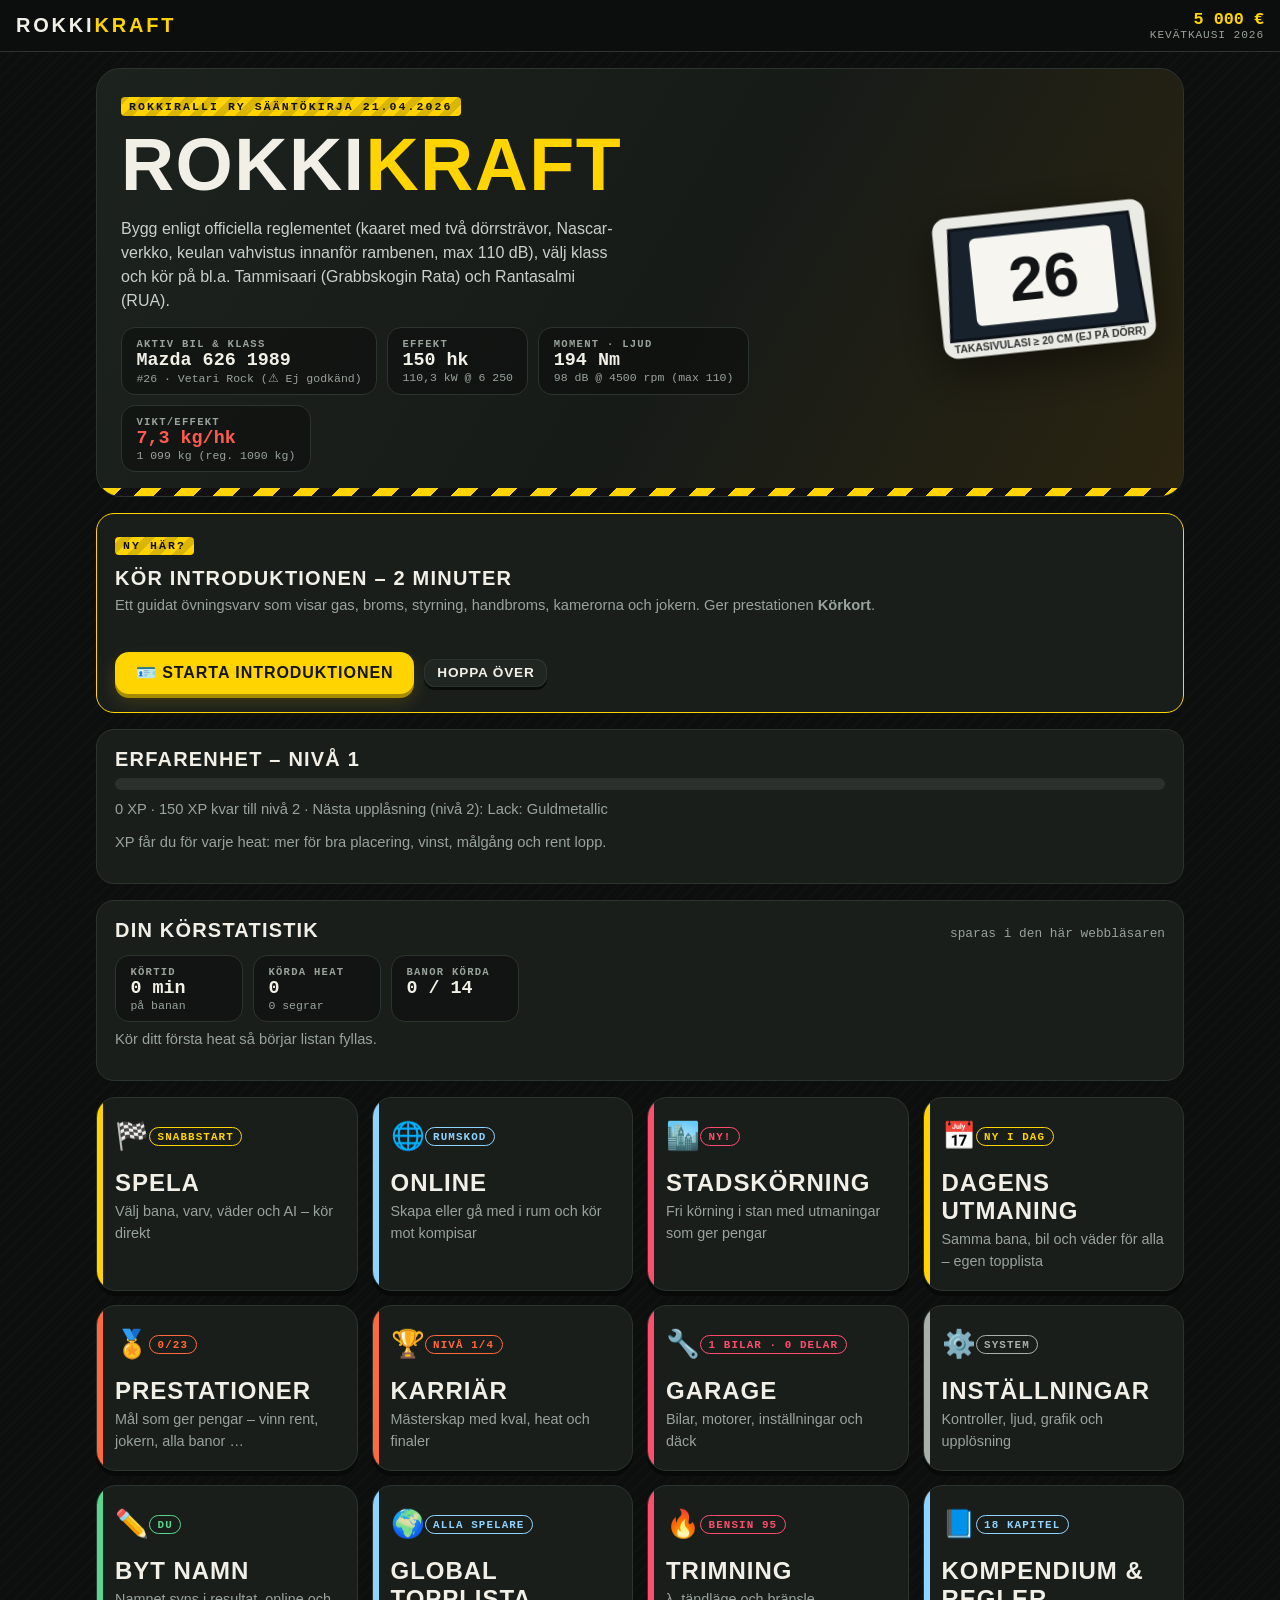
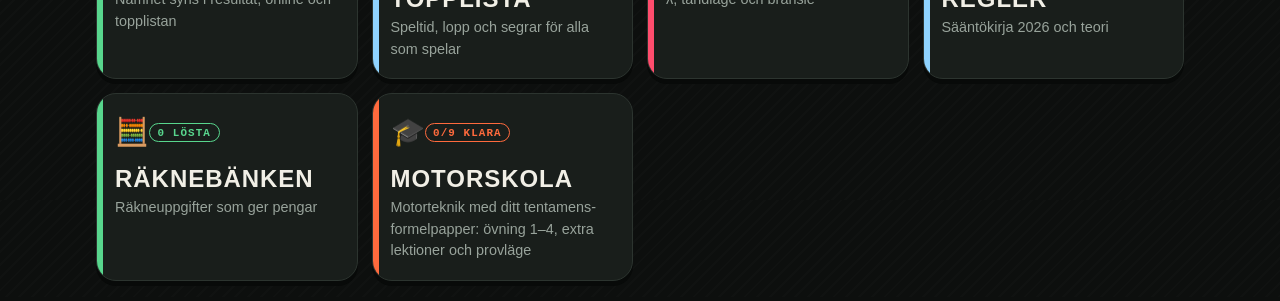
<file: index.html>
<!DOCTYPE html>
<html lang="sv">
<head>
  <meta charset="UTF-8">
  <meta name="viewport" content="width=device-width, initial-scale=1.0, viewport-fit=cover">
  <meta name="theme-color" content="#0d0f0e">
  <meta name="apple-mobile-web-app-capable" content="yes">
  <meta name="apple-mobile-web-app-status-bar-style" content="black-translucent">
  <title>Rokkikraft</title>
  <link rel="manifest" href="manifest.webmanifest">
  <link rel="icon" href="assets/icon.svg" type="image/svg+xml">
  <link rel="apple-touch-icon" href="assets/icon-180.png">
  <link rel="stylesheet" href="css/style.css">
</head>
<body>
  <div id="app"></div>
  <noscript>Rokkikraft behöver JavaScript.</noscript>
  <script src="js/vendor/three.min.js"></script>
  <script type="module" src="js/main.js"></script>
</body>
</html>
</file>
<file: css/style.css>
:root {
  --bg: #0d0f0e; --bg2: #141816; --panel: #191e1b; --panel2: #202622; --line: #2c342f; --ink: #f1efe6; --dim: #98a39b;
  --hi: #ffd400; --hot: #ff6a3d; --ok: #58d68d; --bad: #ff5a4f; --ice: #8fd3ff;
  --r: 18px; --mono: ui-monospace, "SF Mono", Menlo, Consolas, monospace;
  --cond: "Avenir Next Condensed", "Roboto Condensed", "Arial Narrow", "Helvetica Neue", Arial, sans-serif;
}
* { box-sizing: border-box; -webkit-tap-highlight-color: transparent; }
html, body { margin: 0; height: 100%; }
body { background: var(--bg); color: var(--ink); font: 16px/1.5 -apple-system, "Segoe UI", Roboto, "Helvetica Neue", Arial, sans-serif;
  background-image: repeating-linear-gradient(135deg, rgba(255,255,255,.012) 0 2px, transparent 2px 9px); }
#app { min-height: 100%; padding-bottom: env(safe-area-inset-bottom); }
h1, h2 { font-family: var(--cond); font-weight: 800; letter-spacing: .01em; margin: 0 0 .4em; line-height: 1.1; }
h1 { font-size: clamp(1.8rem, 5vw, 2.6rem); text-transform: uppercase; } h2 { font-size: 1.25rem; text-transform: uppercase; letter-spacing: .06em; }
p { margin: .4em 0 .8em; } a { color: var(--hi); cursor: pointer; text-decoration: underline; }
.dim { color: var(--dim); font-size: .92rem; } small { color: var(--dim); }
.kick { display: inline-block; font: 700 .72rem var(--mono); letter-spacing: .18em; color: #111; background: var(--hi); padding: .25em .7em; border-radius: 4px; margin-bottom: .8em;
  background-image: repeating-linear-gradient(-45deg, transparent 0 8px, rgba(0,0,0,.14) 8px 16px); }

/* topbar */
.topbar { position: sticky; top: 0; z-index: 20; display: flex; align-items: center; gap: 12px; padding: 10px 16px; padding-top: calc(10px + env(safe-area-inset-top));
  background: rgba(13,15,14,.92); backdrop-filter: blur(10px); border-bottom: 1px solid var(--line); }
.brand { font: 900 1.25rem var(--cond); letter-spacing: .14em; } .brand b { color: var(--hi); }
.back { background: var(--panel2); color: var(--ink); border: 1px solid var(--line); border-radius: 999px; padding: .45em 1em; font: 600 .9rem inherit; cursor: pointer; }
.top-title { flex: 1; font: 700 .8rem var(--mono); letter-spacing: .16em; text-transform: uppercase; color: var(--dim); }
.wallet { display: flex; flex-direction: column; align-items: flex-end; line-height: 1.15; } .wallet b { font: 700 1.05rem var(--mono); color: var(--hi); } .wallet i { font: normal .7rem var(--mono); color: var(--dim); letter-spacing: .08em; text-transform: uppercase; }

.view { max-width: 1120px; margin: 0 auto; padding: 16px; display: flex; flex-direction: column; gap: 16px; }
.panel { background: var(--panel); border: 1px solid var(--line); border-radius: var(--r); padding: 18px; position: relative; }
.row { display: flex; align-items: center; gap: 10px; flex-wrap: wrap; margin-top: 12px; } .row.wrap { margin-top: 4px; }
.lbl { font: 600 .78rem var(--mono); letter-spacing: .1em; text-transform: uppercase; color: var(--dim); margin-left: 6px; }

/* knappar: mjuka, lite tryckbara */
.btn { appearance: none; border: 0; cursor: pointer; font: 800 1rem var(--cond); letter-spacing: .06em; text-transform: uppercase; color: #141414; background: var(--hi);
  padding: .7em 1.3em; border-radius: 14px; box-shadow: 0 4px 0 #a88a00, 0 8px 18px rgba(255,212,0,.16); transition: transform .08s, box-shadow .08s, filter .15s; }
.btn:hover { filter: brightness(1.07); } .btn:active { transform: translateY(3px); box-shadow: 0 1px 0 #a88a00; }
.btn.small { font-size: .85rem; padding: .5em .95em; border-radius: 11px; box-shadow: 0 3px 0 #a88a00; }
.btn.ghost { background: var(--panel2); color: var(--ink); box-shadow: 0 3px 0 #0a0c0b, inset 0 0 0 1px var(--line); }
.btn.ghost:active { box-shadow: 0 0 0 #0a0c0b, inset 0 0 0 1px var(--line); } .btn.danger { color: var(--bad); }
.btn:disabled { opacity: .38; cursor: not-allowed; transform: none; }
.chip { appearance: none; cursor: pointer; background: var(--panel2); color: var(--ink); border: 1px solid var(--line); border-radius: 12px; padding: .5em .8em; font: 600 .9rem inherit; display: flex; flex-direction: column; align-items: flex-start; line-height: 1.2; transition: border-color .15s, background .15s; }
.chip small { font: .7rem var(--mono); } .chip.s { flex-direction: row; padding: .4em .9em; border-radius: 999px; }
.chip.on { border-color: var(--hi); background: rgba(255,212,0,.12); color: var(--hi); } .chip.on small { color: var(--hi); opacity: .8; }
.chips { display: grid; grid-template-columns: repeat(auto-fill, minmax(150px, 1fr)); gap: 8px; }
input[type=range] { accent-color: var(--hi); width: 100%; max-width: 220px; height: 28px; }
input.num, input.txt, .asks input { background: var(--bg2); border: 1px solid var(--line); color: var(--ink); border-radius: 10px; padding: .5em .7em; font: 600 1rem var(--mono); width: 110px; }
input.txt { width: 200px; }
.lock { font: 700 .7rem var(--mono); letter-spacing: .1em; color: var(--dim); border: 1px dashed var(--line); border-radius: 8px; padding: .4em .6em; }
.warnbox, .okbox { border-radius: 12px; padding: .7em 1em; font-size: .92rem; } .warnbox { background: rgba(255,90,79,.12); border: 1px solid rgba(255,90,79,.4); color: #ffb3ad; } .okbox { background: rgba(88,214,141,.1); border: 1px solid rgba(88,214,141,.35); color: #b6efcd; }
.toast { position: fixed; left: 50%; bottom: calc(22px + env(safe-area-inset-bottom)); transform: translateX(-50%); background: var(--hi); color: #111; font: 800 .95rem var(--cond); letter-spacing: .05em; padding: .7em 1.3em; border-radius: 999px; z-index: 50; box-shadow: 0 10px 30px rgba(0,0,0,.5); animation: pop .25s ease-out; }
@keyframes pop { from { transform: translate(-50%, 16px); opacity: 0; } }

/* meny */
.hero { display: grid; grid-template-columns: 1fr auto; gap: 18px; align-items: center; background: linear-gradient(120deg, #1c221e 0%, #171b18 55%, #2a2410 100%); border: 1px solid var(--line); border-radius: 24px; padding: 24px; overflow: hidden; position: relative; }
.hero::after { content: ""; position: absolute; left: 0; right: 0; bottom: 0; height: 8px; background: repeating-linear-gradient(-45deg, var(--hi) 0 14px, #111 14px 28px); }
.hero h1 { font-size: clamp(2.6rem, 9vw, 4.6rem); letter-spacing: .02em; margin-bottom: .15em; } .hero h1 em { font-style: normal; color: var(--hi); }
.hero p { max-width: 56ch; color: #c9d0ca; }
.plate { width: clamp(120px, 22vw, 230px); transform: rotate(-6deg); filter: drop-shadow(0 14px 24px rgba(0,0,0,.5)); }
.pills { display: flex; flex-wrap: wrap; gap: 10px; margin-top: 14px; }
.pills > div, .tiles > div { background: rgba(0,0,0,.32); border: 1px solid var(--line); border-radius: 14px; padding: .6em .9em; display: flex; flex-direction: column; min-width: 128px; }
.pills span, .tiles span { font: 600 .66rem var(--mono); letter-spacing: .12em; text-transform: uppercase; color: var(--dim); } .pills b, .tiles b { font: 700 1.15rem var(--mono); } .pills small, .tiles small { font: .72rem var(--mono); }
.pills .good b, .good { color: var(--ok); } .pills .bad b, .tiles .bad b, td.bad, .bad { color: var(--bad); }
.tiles { display: grid; grid-template-columns: repeat(auto-fill, minmax(140px, 1fr)); gap: 10px; margin: 10px 0; }
.mgrid { display: grid; grid-template-columns: repeat(auto-fill, minmax(250px, 1fr)); gap: 14px; }
.mcard { appearance: none; text-align: left; cursor: pointer; color: var(--ink); background: var(--panel); border: 1px solid var(--line); border-radius: 20px; padding: 18px; display: flex; flex-direction: column; gap: 4px; position: relative; overflow: hidden;
  box-shadow: 0 5px 0 #080a09; transition: transform .1s, box-shadow .1s, border-color .15s; font: inherit; }
.mcard:hover { border-color: var(--c, var(--hi)); } .mcard:active { transform: translateY(4px); box-shadow: 0 1px 0 #080a09; }
.mcard::before { content: ""; position: absolute; inset: 0 auto 0 0; width: 6px; background: var(--c, var(--hi)); }
.mc-top { display: flex; justify-content: space-between; align-items: center; margin-bottom: 8px; } .mc-ico { font-size: 1.7rem; }
.mc-tag { font: 700 .68rem var(--mono); letter-spacing: .1em; text-transform: uppercase; color: var(--c, var(--hi)); border: 1px solid currentColor; border-radius: 999px; padding: .2em .7em; }
.mcard strong { font: 800 1.5rem var(--cond); text-transform: uppercase; letter-spacing: .04em; } .mcard > span { color: var(--dim); font-size: .9rem; }
.c1 { --c: #ffd400; } .c2 { --c: #ff6a3d; } .c3 { --c: #ff4d6d; } .c4 { --c: #58d68d; } .c5 { --c: #8fd3ff; } .c6 { --c: #a8b0aa; }

/* karriär */
.aids { display: grid; grid-template-columns: repeat(auto-fit, minmax(210px, 1fr)); gap: 10px; }
.aid { appearance: none; text-align: left; cursor: pointer; background: var(--panel2); border: 1px solid var(--line); border-radius: 14px; padding: 12px 14px; color: var(--ink); display: grid; grid-template-columns: 1fr auto; gap: 2px 10px; font: inherit; }
.aid b { font: 800 1.05rem var(--cond); text-transform: uppercase; letter-spacing: .05em; } .aid i { font: 700 .75rem var(--mono); font-style: normal; background: #3a423d; color: var(--dim); border-radius: 999px; padding: .15em .8em; align-self: center; }
.aid.on i { background: var(--ok); color: #082414; } .aid small { grid-column: 1 / -1; }
.level.locked { opacity: .55; } .lv-head { display: flex; align-items: baseline; justify-content: space-between; gap: 10px; flex-wrap: wrap; } .lv-head span { font: .8rem var(--mono); color: var(--dim); }
.lv-head h2 i { font-style: normal; display: inline-grid; place-items: center; width: 1.6em; height: 1.6em; background: var(--hi); color: #111; border-radius: 8px; margin-right: .5em; }
.evs { display: flex; flex-direction: column; gap: 8px; margin-top: 8px; }
.ev { display: grid; grid-template-columns: 1fr auto auto; gap: 12px; align-items: center; background: var(--panel2); border: 1px solid var(--line); border-radius: 14px; padding: 10px 14px; }
.ev b { display: block; font: 800 1.1rem var(--cond); letter-spacing: .03em; } .ev small { font: .74rem var(--mono); }
.ev-res { font: 700 .78rem var(--mono); color: var(--dim); white-space: nowrap; } .ev-res.done { color: var(--ok); }
.ladder { display: flex; flex-wrap: wrap; align-items: center; gap: 6px; margin-top: 10px; } .ladder i { color: var(--dim); font-style: normal; }
.ladder span { font: 700 .78rem var(--mono); letter-spacing: .06em; padding: .35em .7em; border-radius: 8px; background: var(--panel2); border: 1px solid var(--line); color: var(--dim); }
.ladder span.fin { min-width: 2.2em; text-align: center; } .ladder span.cur { background: var(--hi); color: #111; border-color: var(--hi); box-shadow: 0 0 0 4px rgba(255,212,0,.18); }
table.res, table.stats { width: 100%; border-collapse: collapse; font: .9rem var(--mono); } table.res th { text-align: left; color: var(--dim); font-weight: 600; font-size: .72rem; letter-spacing: .1em; text-transform: uppercase; }
table.res td, table.res th, table.stats td { padding: .42em .5em; border-bottom: 1px solid var(--line); } table.res tr.me td { color: var(--hi); font-weight: 700; background: rgba(255,212,0,.06); }
.flag { color: var(--bad); font-weight: 800; } .final.podium { border-color: var(--hi); box-shadow: 0 0 0 4px rgba(255,212,0,.12); }
table.stats td:first-child { color: var(--dim); width: 44%; } table.stats em { font-style: normal; font-size: .8rem; margin-left: .5em; } em.up { color: var(--ok); } em.dn { color: var(--bad); }
table.codes td small { display: block; }

/* garage */
.g-top { display: grid; grid-template-columns: minmax(0, 1fr) minmax(0, 1.1fr); gap: 20px; }
.g-curve canvas { width: 100%; height: auto; background: #0f1211; border: 1px solid var(--line); border-radius: 14px; }
.legend { display: flex; gap: 14px; align-items: center; font: .74rem var(--mono); color: var(--dim); margin-top: 6px; flex-wrap: wrap; } .legend i { width: 18px; height: 4px; border-radius: 2px; display: inline-block; margin-right: -8px; }
.l1 { background: var(--hi); } .l2 { background: var(--hot); } .l3 { background: repeating-linear-gradient(90deg, #aaa 0 4px, transparent 4px 8px); }
.okb { color: var(--ok); } .nob { color: var(--bad); } .pvbox { background: rgba(143,211,255,.1); border: 1px solid rgba(143,211,255,.4); border-radius: 12px; padding: .5em .8em; margin-bottom: 8px; display: flex; gap: 10px; align-items: center; flex-wrap: wrap; font-size: .9rem; }
.cards { display: grid; grid-template-columns: repeat(auto-fill, minmax(240px, 1fr)); gap: 12px; }
.card { background: var(--panel2); border: 1px solid var(--line); border-radius: 16px; padding: 14px; display: flex; flex-direction: column; gap: 6px; }
.card.own { border-color: #3d5a48; } .card.sel { border-color: var(--hi); box-shadow: inset 0 0 0 1px var(--hi); }
.c-top { display: flex; justify-content: space-between; font: 700 .7rem var(--mono); letter-spacing: .1em; color: var(--dim); } .c-top b { color: var(--hi); } .card.own .c-top b { color: var(--ok); }
.card strong { overflow-wrap: anywhere; hyphens: auto; font: 800 1.2rem var(--cond); letter-spacing: .03em; text-transform: uppercase; } .card em { font-size: .82rem; color: var(--hi); font-style: normal; } .card p { font-size: .86rem; color: #c3cbc5; margin: 0; flex: 1; }
.card ul { margin: 0; padding: 0; list-style: none; font: .76rem var(--mono); color: var(--dim); } .card .row { margin-top: 6px; gap: 6px; }
.swatch { width: 40px; height: 40px; border-radius: 12px; border: 3px solid transparent; background: var(--c); cursor: pointer; box-shadow: 0 3px 0 #080a09; } .swatch.on { border-color: #fff; }

/* trimning */
.sliders { display: grid; grid-template-columns: repeat(auto-fit, minmax(260px, 1fr)); gap: 14px; margin-top: 14px; }
.sliders label, label.sl { background: var(--panel2); border: 1px solid var(--line); border-radius: 14px; padding: 12px 14px; display: flex; flex-direction: column; gap: 4px; } .sliders label.off { opacity: .5; }
.sliders span, label.sl span { display: flex; justify-content: space-between; font-weight: 600; } .sliders b, label.sl b { font-family: var(--mono); color: var(--hi); } .sliders input, label.sl input { max-width: none; } .sliders small { font: .72rem var(--mono); }
.mep { display: grid; grid-template-columns: 170px 1fr 170px; gap: 10px; align-items: center; font: .8rem var(--mono); margin: 5px 0; } .mep > div { background: #0f1211; border-radius: 6px; height: 14px; overflow: hidden; } .mep i { display: block; height: 100%; border-radius: 6px; } .mep b { text-align: right; font-weight: 600; }
.f1 { background: var(--hi); } .f2 { background: var(--hot); } .f3 { background: #9aa39c; } .f4 { background: var(--ice); } .f5 { background: var(--ok); } .f6 { background: #6b5560; }

/* räknebänken, kompendium */
.asks { display: grid; gap: 10px; margin: 14px 0; } .asks label { display: grid; grid-template-columns: 1fr auto; gap: 4px 12px; align-items: center; background: var(--panel2); border: 1px solid var(--line); border-radius: 12px; padding: 10px 14px; }
.asks label.right { border-color: var(--ok); } .asks label.wrong { border-color: var(--bad); } .asks small { grid-column: 1 / -1; color: var(--bad); font-family: var(--mono); }
.klist { display: grid; gap: 8px; } .klist button { appearance: none; cursor: pointer; text-align: left; background: var(--panel2); border: 1px solid var(--line); border-radius: 14px; padding: 12px 14px; color: var(--ink); display: grid; grid-template-columns: 2.2em 1fr; gap: 0 10px; font: inherit; }
.klist i { grid-row: span 2; font: 800 1.1rem var(--cond); font-style: normal; background: var(--hi); color: #111; border-radius: 8px; display: grid; place-items: center; height: 2.2em; } .klist b { font: 800 1.1rem var(--cond); letter-spacing: .03em; } .klist span { font: .78rem var(--mono); color: var(--dim); }
.formula { font: 600 1.05rem var(--mono); background: #0f1211; border: 1px solid var(--line); border-left: 5px solid var(--hi); border-radius: 10px; padding: .8em 1em; margin: .6em 0 1em; overflow-x: auto; white-space: nowrap; }
.chapter p { max-width: 70ch; }

/* heat – Pro Telemetry HUD & In-Car View (inspirerat av referensbilden) */
body.racing { overflow: hidden; } body.racing #app { padding: 0; }
.race { position: fixed; inset: 0; background: #000; touch-action: none; user-select: none; -webkit-user-select: none; }
.race-cv { width: 100%; height: 100%; display: block; }
.hud { position: absolute; inset: 0; pointer-events: none; font-family: var(--mono); color: #f3f4f6; padding: calc(6px + env(safe-area-inset-top)) calc(8px + env(safe-area-inset-right)) calc(6px + env(safe-area-inset-bottom)) calc(8px + env(safe-area-inset-left)); display: flex; flex-direction: column; justify-content: space-between; overflow: hidden; }
.hud button { pointer-events: auto; cursor: pointer; }
.hud-card { background: linear-gradient(145deg, rgba(20, 24, 31, 0.86), rgba(12, 15, 20, 0.90)); backdrop-filter: blur(8px); -webkit-backdrop-filter: blur(8px); border: 1px solid rgba(255, 255, 255, 0.12); box-shadow: 0 6px 20px rgba(0, 0, 0, 0.48); border-radius: 9px; padding: 6px 9px; pointer-events: auto; }
.hud-row-top { display: flex; justify-content: space-between; align-items: flex-start; gap: 6px; width: 100%; }
.hud-col-l, .hud-col-r { display: flex; align-items: flex-start; gap: 6px; flex-wrap: nowrap; }
.hud-col-c { display: flex; flex-direction: column; align-items: center; gap: 4px; flex-shrink: 0; }

/* Vänster topp: Leaderboard + Status/Bränsle/Däck (sida vid sida som i referensbilden!) */
.hud-lb { width: 156px; font-size: 0.62rem; }
.hud-lb-head { display: flex; justify-content: space-between; align-items: baseline; border-bottom: 1px solid rgba(255,255,255,.1); padding-bottom: 3px; margin-bottom: 3px; }
.hud-lb-pos b { font: 900 1.65rem var(--cond); color: #fff; line-height: 0.95; }
.hud-lb-pos span { color: #9ca3af; font-size: 0.68rem; margin-left: 2px; }
.hud-lb-lap { color: #e5e7eb; font-weight: 700; font-size: 0.65rem; }
.hud-lb-list > div { display: flex; align-items: center; justify-content: space-between; padding: 1px 0; white-space: nowrap; }
.hud-lb-list .lb-l { display: flex; align-items: center; gap: 4px; overflow: hidden; text-overflow: ellipsis; }
.hud-lb-list i.dot { width: 6px; height: 6px; border-radius: 50%; display: inline-block; flex-shrink: 0; }
.hud-lb-list em.num { font-style: normal; color: #9ca3af; width: 10px; }
.hud-lb-list .me { color: var(--hi); font-weight: 800; background: rgba(255,212,0,.09); border-radius: 4px; padding: 0 3px; margin: 0 -3px; }
.hud-lb-foot { margin-top: 3px; padding-top: 3px; border-top: 1px solid rgba(255,255,255,.1); display: flex; justify-content: space-between; font-size: 0.58rem; color: #d1d5db; }
.hud-lb-foot b { color: #fb7185; }

.hud-statcard { width: 168px; font-size: 0.58rem; }
.hud-stat-hd { display: flex; justify-content: space-between; align-items: center; margin-bottom: 3px; }
.hud-stat-hd span { color: #9ca3af; font-weight: 700; letter-spacing: .04em; }
.hud-stat-hd b { color: #34d399; font-size: 0.74rem; }
.hud-bar-bg { width: 100%; height: 5px; background: #1f2937; border-radius: 99px; overflow: hidden; margin-bottom: 4px; }
.hud-bar-fg { height: 100%; background: linear-gradient(90deg, #10b981, #a3e635); border-radius: 99px; transition: width .12s; }
.hud-stat-grid { display: grid; grid-template-columns: 1fr 1fr; gap: 3px; padding-top: 3px; border-top: 1px solid rgba(255,255,255,.1); margin-top: 3px; }
.hud-stat-dot { width: 7px; height: 7px; border-radius: 2px; background: #34d399; display: inline-block; margin-right: 3px; }

/* Mitten topp: 5 Startljus i realistisk armatur */
.hud-lights { display: flex; gap: 7px; background: linear-gradient(180deg, #232730, #12151a); padding: 7px 12px; border-radius: 12px; border: 2px solid #090b0e; box-shadow: 0 8px 22px rgba(0,0,0,.65), inset 0 1px 1px rgba(255,255,255,.12); transition: opacity .4s; }
.hud-lights.dimmed { opacity: 0.22; }
.hud-lights i { width: 22px; height: 22px; border-radius: 50%; background: radial-gradient(circle at 35% 35%, #3a1212, #1a0606); border: 2px solid #07080a; box-shadow: inset 0 2px 5px rgba(0,0,0,.85); transition: all .08s; }
.hud-lights i.on { background: radial-gradient(circle at 35% 35%, #ff7b7b, #e11d48 55%, #881337); box-shadow: 0 0 18px rgba(244, 63, 94, 0.95), inset 0 1px 4px rgba(255,255,255,.65); }
.hud-top-btns { display: flex; gap: 4px; align-items: center; padding: 3px 6px; font-size: 0.58rem; }
.hud-mini-btn { background: rgba(255,255,255,.09); color: #f3f4f6; border: 1px solid rgba(255,255,255,.15); border-radius: 5px; padding: 2px 6px; font: 700 0.58rem var(--mono); white-space: nowrap; }
.hud-mini-btn.on { background: rgba(14, 165, 233, 0.35); border-color: #38bdf8; color: #fff; }

/* Höger topp: Underlag + Minimap & Tider */
.hud-surfcard { width: 136px; font-size: 0.58rem; }
.hud-mapcol { display: flex; flex-direction: column; gap: 5px; width: 154px; }
#hMap { width: 100%; height: 86px; display: block; }
.hud-timecard { font-size: 0.58rem; }
.hud-time-row { display: flex; justify-content: space-between; align-items: baseline; padding: 0.5px 0; color: #d1d5db; }
.hud-time-row b.big { font-size: 0.86rem; color: #fff; font-weight: 800; }
.hud-sectors { display: grid; grid-template-columns: 1fr 1fr 1fr; gap: 3px; margin-top: 3px; text-align: center; font-size: 0.52rem; }
.hud-sectors span { background: rgba(255,255,255,.06); border-radius: 4px; padding: 1.5px 0; color: #9ca3af; }

/* Mitten: Meddelande + Närhetsradar */
.hud-center-wrap { position: relative; display: flex; flex-direction: column; align-items: center; justify-content: center; pointer-events: none; margin: auto 0; }
.hud-msg { position: fixed; left: 50%; top: 26%; transform: translate(-50%, -50%) scale(.92); opacity: 0; transition: opacity .18s, transform .18s; text-align: center; font: 900 clamp(1.3rem, 3.5vw, 2.1rem) var(--cond); letter-spacing: .05em; text-shadow: 0 3px 0 #000, 0 0 24px rgba(0,0,0,.85); z-index: 30; pointer-events: none; background: rgba(12,15,20,.82); padding: 6px 14px; border-radius: 10px; border: 1px solid rgba(255,255,255,.15); }
.hud-msg small { display: block; font: 700 .74rem var(--mono); color: #f3f4f6; letter-spacing: 0; } .hud-msg.show { opacity: 1; transform: translate(-50%, -50%) scale(1); } .hud-msg.go { color: var(--ok); border-color: var(--ok); } .hud-msg.warn { color: var(--bad); border-color: var(--bad); }
#hRadar { width: 96px; height: 96px; opacity: 0.88; }

/* Nederkant: Motorn Just Nu (MEP) + In-Car Rattdisplay + Växel/Hastighet/G-kraft */
.hud-row-bot { display: flex; justify-content: space-between; align-items: flex-end; gap: 6px; width: 100%; }
.hud-mepcard { width: 205px; font-size: 0.58rem; }
.hud-mep-row { display: flex; align-items: center; gap: 4px; margin: 1.5px 0; }
.hud-mep-row > span { width: 38px; color: #9ca3af; }
.hud-mep-row > div { flex: 1; height: 5px; background: #1f2937; border-radius: 99px; overflow: hidden; }
.hud-mep-row > div i { display: block; height: 100%; border-radius: 99px; }
.hud-mep-row > b { width: 46px; text-align: right; color: #e5e7eb; font-weight: 600; }

/* In-Car Digital Ratt-/Dash-skärm i mitten längst ner (som i referensbilden!) */
.hud-wheel-cluster { background: linear-gradient(180deg, #161920, #0b0d12); border: 2px solid #28303d; border-radius: 14px 14px 6px 6px; padding: 5px 10px; display: flex; align-items: center; gap: 8px; box-shadow: 0 -4px 20px rgba(0,0,0,.75), inset 0 1px 2px rgba(255,255,255,.15); }
.wc-btns { display: grid; grid-template-columns: 1fr 1fr; gap: 4px; }
.wc-btns i { width: 11px; height: 11px; border-radius: 50%; display: block; border: 1.5px solid rgba(255,255,255,.35); box-shadow: 0 0 5px currentColor; }
.wc-screen { background: #060a10; border: 1px solid #1e293b; border-radius: 5px; padding: 4px 8px; min-width: 132px; display: grid; grid-template-columns: 1fr auto 1fr; align-items: center; gap: 6px; text-align: center; }
.wc-Screen-l, .wc-Screen-r { font-size: 0.54rem; color: #94a3b8; display: flex; flex-direction: column; gap: 1px; }
.wc-Screen-l b { color: #facc15; font-size: 0.64rem; }
.wc-Screen-r b { color: #38bdf8; font-size: 0.64rem; }
.wc-Screen-c b { font: 900 1.55rem var(--mono); color: #fff; line-height: 1; display: block; }
.wc-Screen-c span { font-size: 0.68rem; color: #e2e8f0; font-weight: 700; }

/* Höger botten: Växel, 15 LED RPM, Hastighet & G-kraft/Däcktemp */
.hud-right-bot { display: flex; flex-direction: column; gap: 5px; width: 205px; }
.hud-dash-top { display: flex; align-items: center; justify-content: space-between; gap: 6px; }
.hud-gear { font: 900 1.95rem var(--mono); width: 28px; text-align: center; color: #fff; line-height: 1; }
.hud-leds { display: flex; gap: 1.5px; height: 6px; margin-bottom: 2px; }
.hud-leds i { flex: 1; background: #1f2937; border-radius: 1.5px; }
.hud-leds i.g { background: #22c55e; box-shadow: 0 0 5px #22c55e; }
.hud-leds i.y { background: #facc15; box-shadow: 0 0 5px #facc15; }
.hud-leds i.r { background: #ef4444; box-shadow: 0 0 7px #ef4444; }
.hud-speed b { font: 900 1.65rem var(--mono); color: #fff; line-height: 1; display: block; text-align: right; }
.hud-speed span { font-size: 0.54rem; color: #9ca3af; display: block; text-align: right; }
.hud-badges { display: flex; gap: 3px; margin-top: 4px; justify-content: space-between; }
.hud-badge { flex: 1; text-align: center; font-size: 0.52rem; font-weight: 700; padding: 1.5px 3px; border-radius: 4px; background: rgba(255,255,255,.06); color: #9ca3af; border: 1px solid rgba(255,255,255,.1); }
.hud-badge.on { background: rgba(16, 185, 129, 0.22); color: #6ee7b7; border-color: rgba(16, 185, 129, 0.45); }
.hud-badge.warn { background: rgba(239, 68, 68, 0.25); color: #fca5a5; border-color: rgba(239, 68, 68, 0.55); }
.hud-gcard { display: flex; align-items: center; justify-content: space-between; gap: 6px; font-size: 0.56rem; }
.hud-tires { flex: 1; display: grid; grid-template-columns: 1fr 1fr; gap: 3px; }
.hud-tire-box { background: rgba(14, 165, 233, 0.14); border: 1px solid rgba(56, 189, 248, 0.32); border-radius: 4px; padding: 2px 5px; display: flex; justify-content: space-between; }
.hud-tire-box b { color: #7dd3fc; }
.hud-keys-bar { text-align: center; font-size: 0.56rem; color: rgba(243,244,246,.85); background: rgba(0,0,0,.5); padding: 2px 10px; border-radius: 99px; margin: 2px auto 0; backdrop-filter: blur(4px); }

/* GoPro Clean-läge (standard i GoPro In-Car-vy: helt fri sikt över förararmar, mockaratt, aluminiumpanel, golvrör & dörrsträvor!) */
.hud.gopro-clean .hud-statcard,
.hud.gopro-clean .hud-surfcard,
.hud.gopro-clean .hud-timecard,
.hud.gopro-clean .hud-mepcard,
.hud.gopro-clean .hud-gcard,
.hud.gopro-clean #hRadar,
.hud.gopro-clean .hud-keys-bar { display: none !important; }
.hud.gopro-clean .hud-lb { width: 132px; padding: 4px 6px; opacity: 0.86; }
.hud.gopro-clean .hud-mapcol { width: 146px; opacity: 0.86; }
.hud.gopro-clean #hMap { height: 74px; }
.hud.gopro-clean .hud-right-bot { position: fixed; top: 96px; right: 10px; width: 146px; opacity: 0.86; }
.hud.gopro-clean .hud-gear { font-size: 1.45rem; width: 20px; }
.hud.gopro-clean .hud-speed b { font-size: 1.25rem; }

.pause { position: fixed; inset: 0; background: rgba(0,0,0,.75); display: grid; place-items: center; pointer-events: auto; z-index: 40; } .pause[hidden] { display: none; } .pause > div { background: var(--panel); border: 1px solid var(--line); border-radius: 20px; padding: 24px; display: flex; flex-direction: column; gap: 12px; min-width: 260px; text-align: center; font-family: inherit; }
.touch { position: fixed; inset: 0; pointer-events: none; z-index: 25; } .touch > div { position: absolute; bottom: calc(84px + env(safe-area-inset-bottom)); } .t-l { left: 14px; display: flex; gap: 10px; }
.t-r { right: 14px; display: grid; grid-template-columns: auto auto; grid-template-rows: auto auto; gap: 10px; align-items: end; }
.touch button { width: 70px; height: 70px; border-radius: 22px; border: 2px solid rgba(255,255,255,.35); background: rgba(10,13,12,.5); color: #fff; font: 800 .8rem var(--cond); letter-spacing: .06em; touch-action: none; pointer-events: auto; }
.touch button.on { background: rgba(255,212,0,.55); border-color: var(--hi); } .t-g { grid-column: 2; grid-row: 1 / span 2; height: 150px !important; border-color: rgba(88,214,141,.8) !important; } .t-b { grid-column: 1; grid-row: 2; border-color: rgba(255,90,79,.8) !important; } .t-s { grid-column: 1; grid-row: 1; font-size: .7rem !important; }

@media (max-width: 600px) {
  .view { padding: 12px; gap: 12px; } .panel { padding: 14px; } .hero { grid-template-columns: 1fr; padding: 18px; } .hero-r { display: none; }
  .g-top { grid-template-columns: 1fr; } .ev { grid-template-columns: 1fr auto; } .ev-res { grid-column: 1; grid-row: 2; } .ev .btn, .ev .lock { grid-row: 1 / span 2; grid-column: 2; }
  .mep { grid-template-columns: 1fr; gap: 2px; } .mep b { text-align: left; } .top-title { display: none; } .topbar { justify-content: space-between; }
  .hud-statcard, .hud-surfcard, .hud-mepcard, .hud-gcard, .hud-keys-bar, .hud-wheel-cluster { display: none; }
  .hud-lb { width: 145px; } .hud-mapcol { width: 135px; } .hud-right-bot { width: 190px; }
}
@media (prefers-reduced-motion: reduce) { * { animation: none !important; transition: none !important; } }

.stats-p .pills { margin-top: 6px; } table.stat-t { margin-top: 12px; } table.stat-t td:not(:first-child), table.stat-t th:not(:first-child) { text-align: right; }

/* online */
.roomcode{font:900 clamp(2.6rem,9vw,4.4rem)/1 ui-monospace,Menlo,Consolas,monospace;letter-spacing:.28em;color:#ffd23f;margin:.15em 0 .3em;text-shadow:0 3px 0 rgba(0,0,0,.45)}
.on-in{background:#0e1318;border:1px solid #2c3742;border-radius:10px;color:#f1f4f6;padding:.6em .8em;font:inherit;min-width:0}
.on-in.code{width:6.2em;text-transform:uppercase;letter-spacing:.3em;font-weight:800;text-align:center}
.on-in.link{flex:1;font-size:.85rem;color:#9fb0bf}
.dot{display:inline-block;width:.8em;height:.8em;border-radius:50%;margin-right:.5em;border:1px solid rgba(255,255,255,.35);vertical-align:-.05em}

.stats.ctl th{text-align:left;font-size:.72rem;color:#9fb0bf;padding:4px 6px}.stats.ctl td{padding:4px 6px}.cap{color:#ffd23f}

/* mästerskap */
.heats{display:grid;grid-template-columns:repeat(auto-fill,minmax(190px,1fr));gap:10px;margin:10px 0}
.heat{background:#10161c;border:1px solid #26313b;border-radius:12px;padding:10px}.heat.mine{border-color:#ffd23f;box-shadow:0 0 0 1px #ffd23f55}.heat.done{opacity:.8}
.heat .hh{display:flex;justify-content:space-between;font-size:.85rem;margin-bottom:4px}.heat .hh span{color:#8fa1b3}
.heat ol{margin:0 0 6px 18px;padding:0;font-size:.82rem;line-height:1.45}.heat li.me{color:#ffd23f;font-weight:800}.heat i.flag{color:#ff6a3d;font-style:normal;font-size:.7rem}
.tblwrap{overflow-x:auto}.res.full{min-width:760px;font-size:.82rem}.res.full td,.res.full th{padding:5px 6px;white-space:nowrap}
.res td.purple{color:#c084fc;font-weight:800}
details{margin:6px 0}details summary{cursor:pointer;font-weight:700;padding:4px 0}

/* garage-showroom */
.panel.showroom{position:relative;padding:0;overflow:hidden;background:radial-gradient(ellipse at 50% 70%,#16303f 0%,#0b0f14 70%);min-height:260px}
#showroom{width:100%;height:clamp(240px,38vw,420px)}#showroom canvas{width:100%;height:100%;display:block}
.sr-label{position:absolute;left:18px;bottom:14px;display:flex;flex-direction:column;gap:2px;text-shadow:0 2px 8px #000}
.sr-label b{font-size:1.25rem;letter-spacing:.02em}.sr-label span{color:#8fd8ff;font-size:.85rem}

.hud-watch { position: fixed; left: 50%; bottom: 14px; transform: translateX(-50%); z-index: 31; display: flex; align-items: center; gap: 8px; background: rgba(12,15,20,.86); border: 1px solid var(--hi); border-radius: 12px; padding: 6px 8px; pointer-events: auto; }
.hud-watch[hidden] { display: none; }
.hud-watch span { font: 700 .7rem var(--mono); color: #cbd5e1; text-align: center; min-width: 9rem; line-height: 1.2; }
.hud-watch b { display: block; font: 900 1.15rem var(--cond); color: #fff; letter-spacing: .04em; }
.hud-watch button { font: 900 1.3rem var(--cond); width: 52px; height: 46px; border-radius: 10px; border: 0; background: var(--hi); color: #111; cursor: pointer; touch-action: manipulation; }

.invite-box { position: fixed; left: 50%; top: 64px; transform: translateX(-50%); z-index: 60; display: flex; align-items: center; gap: 10px; background: rgba(14,18,24,.96); border: 2px solid var(--hi); border-radius: 14px; padding: 10px 12px; box-shadow: 0 8px 30px rgba(0,0,0,.5); max-width: calc(100vw - 24px); }
.invite-box b { display: block; font: 900 1.05rem var(--cond); color: #fff; }
.invite-box small { color: #cbd5e1; font-family: var(--mono); font-size: .72rem; }
.inv-list { display: grid; gap: 6px; }
.inv-row { display: flex; align-items: center; justify-content: space-between; gap: 10px; padding: 6px 10px; background: rgba(255,255,255,.04); border-radius: 10px; }
.inv-row b { display: block; } .inv-row small { color: var(--dim, #94a3b8); font-size: .75rem; }

.xpbar { height: 12px; border-radius: 6px; background: rgba(255,255,255,.08); overflow: hidden; margin: 4px 0 8px; }
.xpbar i { display: block; height: 100%; background: linear-gradient(90deg, var(--hi), #ffef9a); border-radius: 6px; }
.swatch.locked { opacity: .45; font-size: .8rem; display: grid; place-items: center; cursor: not-allowed; }

.hud-off { position: fixed; left: 50%; top: 32%; transform: translate(-50%, -50%); z-index: 32; text-align: center; font: 900 6.5rem/1 var(--cond); color: #ffd23f; text-shadow: 0 4px 18px rgba(0,0,0,.7), 0 0 2px #000; pointer-events: none; }
.hud-off[hidden] { display: none; }
.hud-off small { display: block; font: 800 .95rem var(--mono); letter-spacing: .12em; text-transform: uppercase; color: #fff; margin-top: 4px; }
.hud-off.pop { animation: offpop .35s ease-out; }
@keyframes offpop { from { transform: translate(-50%, -50%) scale(1.5); opacity: .3; } to { transform: translate(-50%, -50%) scale(1); opacity: 1; } }

.chat { max-height: 220px; overflow-y: auto; display: grid; gap: 4px; margin-bottom: 8px; }
.chat .cl { padding: 5px 10px; border-radius: 10px; background: rgba(255,255,255,.05); font-size: .9rem; } .chat .cl.me { background: rgba(255,210,63,.12); }
.chat .cl b { color: var(--hi); margin-right: 4px; }

.card.lesson { text-align: left; cursor: pointer; }
.formler td.f { font: 600 1rem var(--mono); color: #ffe9a6; white-space: normal; }
.formler td { vertical-align: top; padding: 8px 10px; }
ol.steps li { margin: 6px 0; line-height: 1.5; }
.formelblad h2 { margin-top: 18px; }
@media print { body { background: #fff !important; color: #000 !important; } .top, .noprint, nav, .toast { display: none !important; } .panel { background: #fff !important; color: #000 !important; border: 0 !important; box-shadow: none !important; } .formler td.f { color: #000 !important; } .formler small, .dim { color: #333 !important; } }
@media (max-width: 560px) { .formler tr { display: grid; } .formler td.f { padding-top: 0; } }
.sheet-view{overflow:auto;max-height:78vh;border:1px solid #ffffff22;border-radius:8px;background:#fff;-webkit-overflow-scrolling:touch}
.sheet-view img{display:block;max-width:none;min-width:100%}
.chip.ref{margin-top:4px;font-size:.75em;padding:2px 8px}
/* Motorskola: uppgift till vänster, formelpappret till höger */
.view.v-skola:has(.split) { max-width: none; }
.split { display: grid; grid-template-columns: minmax(0, 1fr) minmax(0, 1fr); gap: 16px; align-items: start; }
.split-l { display: flex; flex-direction: column; gap: 16px; min-width: 0; }
.split-r { position: sticky; top: 66px; display: flex; flex-direction: column; gap: 8px; height: calc(100vh - 80px); min-width: 0; }
.side-bar { display: flex; flex-wrap: wrap; align-items: center; gap: 6px; }
.sheet-view.side { flex: 1; max-height: none; }
@media (max-width: 760px) { /* mobil: uppgiften överst, pappret som nedre halva av skärmen */
  .split { display: block; } .split-l { padding-bottom: 50vh; }
  .split-r { position: fixed; left: 0; right: 0; bottom: 0; top: auto; height: 48vh; z-index: 40; background: #0e1218; border-top: 2px solid var(--hi); padding: 6px; }
}
/* klottruta ovanför svarsfälten */
.scratch { display: flex; flex-direction: column; gap: 6px; margin: 4px 0 10px; }
.scratch code { font-family: var(--mono); color: var(--hi); }
.scr-wrap { display: grid; grid-template-columns: minmax(0, 1fr) auto; border: 1px dashed #ffffff40; border-radius: 10px; background: #0b0f14; overflow: hidden; }
.scr-in, .scr-out { font: 15px/1.6 var(--mono); padding: 10px 12px; margin: 0; }
.scr-in { width: 100%; min-height: 6.6em; resize: vertical; background: transparent; color: #e8ece9; border: 0; outline: none; overflow-x: auto; }
.scr-out { color: var(--hi); text-align: right; min-width: 9ch; border-left: 1px solid #ffffff1a; background: #ffffff06; white-space: pre; overflow: hidden; }
/* säsongstabell med placering per race */
.se-wrap { overflow-x: auto; -webkit-overflow-scrolling: touch; }
.se-tab th small { display: block; font-size: .65rem; opacity: .7; font-weight: 400; white-space: nowrap; }
.se-tab td.pl { text-align: center; font-family: var(--mono); }
.se-tab td.p1 { color: #ffd23f; font-weight: 700; } .se-tab td.p2 { color: #d9dee3; font-weight: 700; } .se-tab td.p3 { color: #e0a060; font-weight: 700; }
.se-tab th:first-child, .se-tab td:first-child { width: 2.5em; } .se-tab td:nth-child(2) { width: auto; white-space: nowrap; }
/* servicepaus */
.service .svbar { position: relative; height: 26px; border-radius: 8px; background: #ffffff10; overflow: hidden; margin: 6px 0 10px; }
.service .svbar i { position: absolute; inset: 0 auto 0 0; background: linear-gradient(90deg, #ffd23f, #ff9a3d); transition: width .3s; }
.service .svbar span { position: relative; display: block; text-align: center; line-height: 26px; font: 600 13px var(--mono); color: #fff; text-shadow: 0 1px 3px #000, 0 0 6px #000; }
.svjobs { display: grid; grid-template-columns: repeat(auto-fill, minmax(210px, 1fr)); gap: 8px; }
.svjob { text-align: left; display: flex; flex-direction: column; gap: 3px; padding: 10px 12px; border-radius: 10px; border: 1px solid #ffffff22; background: #ffffff08; color: inherit; cursor: pointer; }
.svjob:hover:not(:disabled) { border-color: var(--hi); } .svjob:disabled { opacity: .45; cursor: default; }
.svjob small { opacity: .75; } .svjob span { font: 12px var(--mono); color: var(--hi); } .svjob.must { border-color: #ff6a3d; }
.service.closed { opacity: .75; } #svClock { font-family: var(--mono); color: var(--hi); }
/* fotoläge i repriset */
.photo-btn { position: fixed; right: 14px; bottom: 90px; z-index: 30; pointer-events: auto; padding: 8px 14px; border-radius: 999px; border: 1px solid #ffffff40; background: #0c1014cc; color: #fff; font: 700 12px var(--mono); letter-spacing: .06em; cursor: pointer; }
.photo-on #hHudRoot *, .photo-on .touch, .photo-on .touch * { visibility: hidden !important; }
.photo-on #hHudRoot .photo-ui, .photo-on #hHudRoot .photo-ui * { visibility: visible !important; }
.photo-clean #hHudRoot .photo-ui, .photo-clean #hHudRoot .photo-ui * { visibility: hidden !important; }
.photo-on canvas { cursor: grab; touch-action: none; }
.photo-ui { position: fixed; left: 50%; bottom: 14px; transform: translateX(-50%); z-index: 40; pointer-events: auto; display: flex; flex-direction: column; gap: 6px; align-items: center; padding: 10px 12px; border-radius: 14px; background: #0c1014d9; border: 1px solid #ffffff2a; color: #fff; max-width: calc(100vw - 20px); }
.photo-ui .ph-row { display: flex; flex-wrap: wrap; gap: 6px; align-items: center; justify-content: center; }
.photo-ui button { min-width: 40px; height: 36px; padding: 0 10px; border-radius: 9px; border: 1px solid #ffffff30; background: #ffffff12; color: #fff; font: 600 14px system-ui; cursor: pointer; }
.photo-ui .ph-snap { background: var(--hi); color: #111; border-color: var(--hi); font-weight: 800; }
.photo-ui label { display: flex; align-items: center; gap: 6px; font: 12px var(--mono); opacity: .9; } .photo-ui input[type=range] { width: 110px; }
.photo-ui small { opacity: .7; font-size: 11px; text-align: center; }
/* prestationer */
.achs { display: grid; grid-template-columns: repeat(auto-fill, minmax(260px, 1fr)); gap: 8px; margin-top: 12px; }
.ach { display: grid; grid-template-columns: 38px 1fr auto; gap: 10px; align-items: center; padding: 10px 12px; border-radius: 10px; border: 1px solid #ffffff1a; background: #ffffff06; opacity: .7; }
.ach.on { opacity: 1; border-color: var(--hi); background: #ffd23f12; }
.ach .ai { font-size: 26px; text-align: center; } .ach b { display: block; } .ach small { display: block; opacity: .8; } .ach small.ok { color: #5ce080; opacity: 1; }
.ach .rw { font: 600 12px var(--mono); color: var(--hi); } .xpbar.s { height: 5px; margin: 5px 0 2px; }
/* introduktion */
.intro-box { position: fixed; top: 74px; left: 50%; transform: translateX(-50%); z-index: 35; width: min(560px, calc(100vw - 24px)); padding: 12px 16px 14px; border-radius: 14px; background: #0c1014e6; border: 2px solid var(--hi); color: #fff; text-align: center; overflow: hidden; pointer-events: none; }
.intro-box span { display: block; font: 700 11px var(--mono); letter-spacing: .12em; color: var(--hi); }
.intro-box b { display: block; font-size: 22px; margin: 2px 0 4px; } .intro-box p { margin: 0; font-size: 15px; line-height: 1.4; }
.intro-box kbd { display: inline-block; min-width: 22px; padding: 1px 6px; border-radius: 5px; border: 1px solid #ffffff50; background: #ffffff18; font: 600 13px var(--mono); }
.intro-box i { position: absolute; left: 0; bottom: 0; height: 4px; background: var(--hi); transition: width .4s; }
.introban { display: flex; flex-wrap: wrap; gap: 12px; align-items: center; justify-content: space-between; border-color: var(--hi); }
.introban h2 { margin: 2px 0 4px; }
.toast.achtoast { bottom: auto; top: 70px; border-radius: 16px; text-align: center; white-space: nowrap; max-width: calc(100vw - 24px); background: linear-gradient(90deg, #ffd23f, #ffb02e); display: flex; flex-direction: column; align-items: center; gap: 2px; box-shadow: 0 8px 30px #0008; }
.toast.achtoast span { font: 700 10px var(--mono); letter-spacing: .14em; opacity: .75; }
.photo-ui[hidden], .photo-btn[hidden], .intro-box[hidden] { display: none !important; }
.rematch { border-color: var(--hi); }
/* stadskörning */
.city { position: fixed; inset: 0; background: #000; overflow: hidden; user-select: none; -webkit-user-select: none; }
.city-cv { position: absolute; inset: 0; width: 100%; height: 100%; display: block; touch-action: none; }
.city .c-top { position: absolute; top: 10px; left: 10px; right: 10px; display: flex; align-items: flex-start; justify-content: space-between; gap: 10px; pointer-events: none; }
.c-money, .c-task, .c-speed { background: #0c1014d9; border: 1px solid #ffffff26; border-radius: 12px; color: #fff; padding: 8px 12px; }
.c-money span, .c-task span { display: block; font: 700 10px var(--mono); letter-spacing: .12em; opacity: .75; } .c-money b { font: 800 22px var(--mono); color: var(--hi); } .c-money small, .c-task small { display: block; font-size: 12px; opacity: .8; }
.c-task { text-align: center; border-color: var(--hi); min-width: 180px; } .c-task b { display: block; font: 800 26px var(--mono); }
.c-btns { display: flex; gap: 6px; pointer-events: auto; } .c-btns button { padding: 7px 10px; border-radius: 9px; border: 1px solid #ffffff30; background: #0c1014cc; color: #fff; font: 700 11px var(--mono); cursor: pointer; }
.c-msg { position: absolute; top: 22%; left: 50%; transform: translateX(-50%); padding: 10px 18px; border-radius: 12px; background: #0c1014e0; color: #fff; font: 700 17px system-ui; text-align: center; opacity: 0; transition: opacity .25s; pointer-events: none; max-width: 90vw; }
.c-msg.show { opacity: 1; } .c-msg.go { border: 2px solid #5ce080; } .c-msg.warn { border: 2px solid #ff6a3d; } .c-msg b { color: var(--hi); font-size: 24px; }
.c-arrow { position: absolute; top: 74px; left: 50%; transform: translateX(-50%); font-size: 46px; color: var(--hi); text-shadow: 0 0 8px #000; pointer-events: none; transform-origin: 50% 50%; }
.c-map { position: absolute; right: 10px; bottom: 10px; width: 180px; height: 180px; border-radius: 12px; border: 2px solid #ffffff40; background: #111; }
.c-speed { position: absolute; left: 10px; bottom: 10px; display: grid; grid-template-columns: auto auto; gap: 0 8px; align-items: baseline; }
.c-speed b { font: 800 34px var(--mono); } .c-speed span { font: 12px var(--mono); opacity: .7; } .c-speed small { font: 700 14px var(--mono); color: var(--hi); } .c-speed i { font: 11px var(--mono); opacity: .75; font-style: normal; }
.c-load { position: absolute; inset: 0; display: grid; place-items: center; color: #fff; font: 700 20px system-ui; background: #0c1014; }
.city .touch { position: absolute; left: 0; right: 0; bottom: 0; }
@media (pointer: coarse) { .c-map { width: 120px; height: 120px; top: 70px; bottom: auto; } .c-speed { bottom: 172px; } }
</file>
